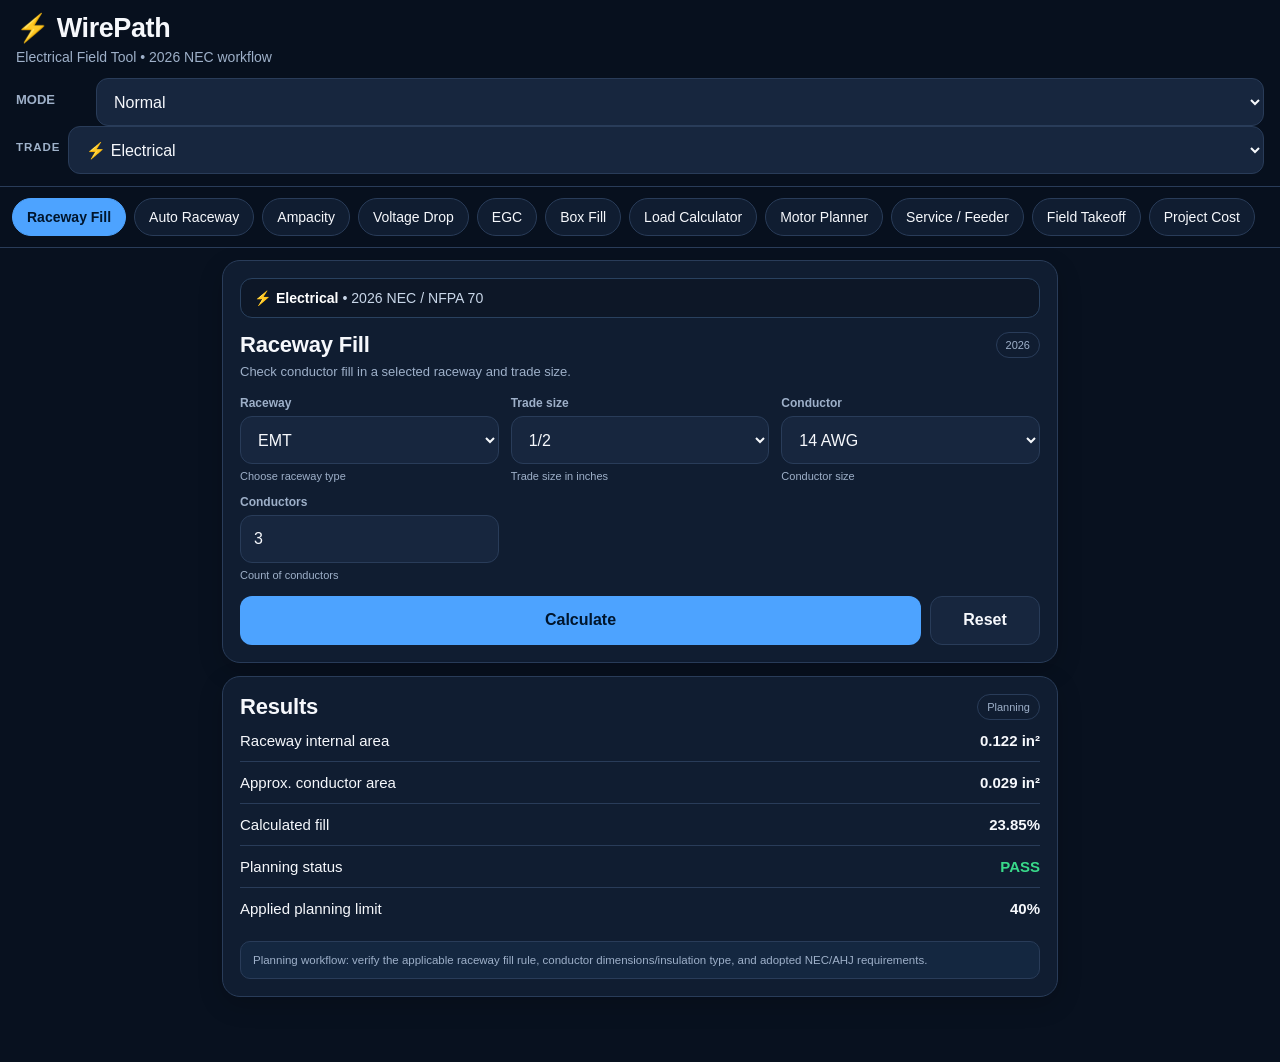
<file: index.html>
<!doctype html>
<html lang="en">
<head>
<meta charset="utf-8">
<meta name="viewport" content="width=device-width,initial-scale=1,viewport-fit=cover">
<meta name="theme-color" content="#0b1220">
<meta name="description" content="WirePath multi-trade field calculation and code-reference planner.">
<meta name="apple-mobile-web-app-capable" content="yes">
<meta name="apple-mobile-web-app-status-bar-style" content="black-translucent">
<meta name="apple-mobile-web-app-title" content="WirePath">
<link rel="manifest" href="manifest.webmanifest">
<title>WirePath • Electrical Field Tool</title>
<style>
:root{--bg:#08111f;--card:#101d31;--card2:#17263e;--text:#f6f8fc;--muted:#9eb0c9;--accent:#4da3ff;--good:#39d98a;--bad:#ff6b6b;--warn:#ffd166;--line:#293c59;--shadow:0 8px 24px rgba(0,0,0,.18)}
*{box-sizing:border-box}
html{scroll-behavior:smooth}
body{margin:0;background:var(--bg);color:var(--text);font-family:-apple-system,BlinkMacSystemFont,"Segoe UI",sans-serif;padding-bottom:40px}
header{position:sticky;top:0;z-index:10;background:rgba(8,17,31,.96);backdrop-filter:blur(16px);padding:calc(12px + env(safe-area-inset-top)) 16px 12px;border-bottom:1px solid var(--line)}
h1{font-size:27px;margin:0 0 5px;letter-spacing:-.4px}.sub{color:var(--muted);font-size:14px}
.mode{display:grid;grid-template-columns:70px 1fr;gap:10px;align-items:center;margin-top:13px}.mode label{font-size:13px;color:var(--muted);font-weight:700}
nav{display:flex;gap:8px;overflow-x:auto;padding:11px 12px;position:sticky;top:112px;z-index:9;background:rgba(8,17,31,.96);border-bottom:1px solid var(--line);-webkit-overflow-scrolling:touch}
nav::-webkit-scrollbar{display:none}
nav button{white-space:nowrap;border:1px solid var(--line);background:var(--card);color:var(--text);padding:10px 14px;border-radius:22px;font-size:14px}
nav button.active{background:var(--accent);color:#00152c;border-color:var(--accent);font-weight:800}
main{padding:12px}
.card{background:var(--card);border:1px solid var(--line);border-radius:18px;padding:17px;margin-bottom:13px;box-shadow:var(--shadow)}
.titleRow{display:flex;justify-content:space-between;gap:10px;align-items:flex-start}
h2{font-size:22px;margin:0 0 5px;letter-spacing:-.2px}.desc{color:var(--muted);font-size:13px;line-height:1.4;margin:0 0 15px}
.badge{font-size:11px;color:var(--muted);border:1px solid var(--line);border-radius:999px;padding:6px 9px;white-space:nowrap}
.grid{display:grid;grid-template-columns:1fr 1fr;gap:12px}
.field{min-width:0}.field.full{grid-column:1/-1}
label{font-size:12px;color:var(--muted);display:block;margin:0 0 6px;font-weight:650}
.control{position:relative}
input,select{width:100%;min-height:48px;padding:12px 13px;border-radius:12px;border:1px solid var(--line);background:var(--card2);color:var(--text);font-size:16px;outline:none}
input:focus,select:focus{border-color:var(--accent);box-shadow:0 0 0 2px rgba(77,163,255,.14)}
input[type=number]{appearance:textfield}
.help{font-size:11px;color:var(--muted);margin-top:5px;line-height:1.3}
.actions{display:grid;grid-template-columns:1fr 110px;gap:9px;margin-top:13px}
button.primary,button.secondary{min-height:49px;border-radius:12px;font-size:16px;font-weight:800}
button.primary{border:0;background:var(--accent);color:#00152c}
button.secondary{border:1px solid var(--line);background:var(--card2);color:var(--text)}
.resultHeader{display:flex;justify-content:space-between;align-items:center;gap:10px}
.resultHeader h2{margin:0}
.result{display:flex;justify-content:space-between;gap:16px;padding:12px 0;border-bottom:1px solid var(--line);font-size:15px}
.result:last-child{border-bottom:0}.result .value{font-weight:850;text-align:right}
.pass{color:var(--good)}.fail{color:var(--bad)}.warn{color:var(--warn)}
.note{font-size:11.5px;color:var(--muted);line-height:1.5;margin:13px 0 0}
.learn{display:none}.learn.show{display:block}
.step{padding:12px 0;border-bottom:1px solid var(--line)}.step:last-child{border-bottom:0}
.step b{display:block;color:var(--text);margin-bottom:5px}.step p{margin:0;color:var(--muted);line-height:1.45;font-size:13px}
.ref{margin-top:12px;padding:10px 12px;background:rgba(77,163,255,.07);border:1px solid var(--line);border-radius:10px;font-size:11.5px;color:var(--muted);line-height:1.4}
.toast{position:fixed;left:14px;right:14px;bottom:18px;z-index:30;background:#17263e;border:1px solid var(--line);padding:12px 14px;border-radius:12px;box-shadow:var(--shadow);display:none;font-size:13px}
.toast.show{display:block}
@media(min-width:700px){main{max-width:860px;margin:auto}.grid{grid-template-columns:repeat(3,1fr)}}
@media(max-width:430px){.grid{grid-template-columns:1fr}.field.full{grid-column:auto}.actions{grid-template-columns:1fr 96px}}
 .necRefsBox{margin-top:16px;padding:14px;border:1px solid #29415f;border-radius:14px;background:#0e1828}.necRefsBox h3{margin:0 0 10px}.necRef{display:flex;gap:8px;justify-content:space-between;padding:9px 0;border-bottom:1px solid #22354e}.necRef:last-child{border-bottom:0}.necRef b{color:#fff;min-width:175px}.necRef span{color:#b9c9dd;text-align:right}.necRefsBox .note{margin-top:12px}
 
.tradePicker{margin-left:auto;display:flex;align-items:center;gap:8px}
.tradePicker label{font-size:.72rem;color:#9fb2ca;letter-spacing:.08em}
.tradePicker select{min-width:150px}
.tradeBanner{margin:0 0 14px;padding:11px 13px;border:1px solid #29415f;border-radius:12px;background:#0d1727;color:#c8d6e8;font-size:.88rem}
.tradeBanner b{color:#fff}
@media(max-width:760px){
  header{display:grid;grid-template-columns:1fr auto;gap:4px 10px}
  header .sub{grid-column:1/-1}
  .mode{grid-column:2;grid-row:1}
  .tradePicker{grid-column:1/-1;grid-row:3;justify-content:space-between;margin:8px 0 0}
  .tradePicker select{flex:1}
}

.nec-reference-card{margin-top:18px;padding:16px;border:1px solid #29415f;border-radius:14px;background:#0d1727}.nec-reference-card h3{margin:0 0 12px}.nec-ref{display:block;padding:11px 0;border-bottom:1px solid #243850}.nec-ref:last-child{border-bottom:0}.nec-ref strong{display:block;color:#fff;font-size:1.05rem;margin-bottom:4px}.nec-ref span{display:block;color:#b8c8dc;line-height:1.45}
</style>
</head>
<body>
<header>
  <div>
    <h1>⚡ WirePath</h1>
    <div class="sub" id="tradeSubtitle">Multi-Trade Field Tool • code-based workflow</div>
  </div>
  <div class="mode">
    <label for="mode">MODE</label>
    <select id="mode"><option>Normal</option><option>Learn</option></select>
  </div>
  <div class="tradePicker">
    <label for="tradeSelect">TRADE</label>
    <select id="tradeSelect" aria-label="Select trade">
      <option value="electrical">⚡ Electrical</option>
      <option value="hvac">❄️ HVAC</option>
      <option value="plumbing">🚰 Plumbing</option>
      <option value="data">🌐 Telecom / Data</option>
    </select>
  </div>
</header>
<nav id="nav"></nav>
<main id="app"></main>
<div id="toast" class="toast"></div>

<script>
const AWG=["14 AWG","12 AWG","10 AWG","8 AWG","6 AWG","4 AWG","3 AWG","2 AWG","1 AWG","1/0 AWG","2/0 AWG","3/0 AWG","4/0 AWG"];
const SIZES=["1/2","3/4","1","1-1/4","1-1/2","2","2-1/2","3","3-1/2","4"];

const motorHP=["1/6","1/4","1/3","1/2","3/4","1","1-1/2","2","3","5","7-1/2","10","15","20","25","30","40","50","60","75","100","125","150","200"];
const motorFLC1={
 "1/6": {"115":4.4,"200":2.5,"208":2.4,"230":2.2},
 "1/4": {"115":5.8,"200":3.3,"208":3.2,"230":2.9},
 "1/3": {"115":7.2,"200":4.1,"208":4.0,"230":3.6},
 "1/2": {"115":9.8,"200":5.6,"208":5.4,"230":4.9},
 "3/4":{"115":13.8,"200":7.9,"208":7.6,"230":6.9},
 "1":{"115":16,"200":9.2,"208":8.8,"230":8.0},
 "1-1/2":{"115":20,"200":11.5,"208":11.0,"230":10},
 "2":{"115":24,"200":13.8,"208":13.2,"230":12},
 "3":{"115":34,"200":19.6,"208":18.7,"230":17},
 "5":{"115":56,"200":32.2,"208":30.8,"230":28},
 "7-1/2":{"115":80,"200":46,"208":44,"230":40},
 "10":{"115":100,"200":57.5,"208":55,"230":50}
};
const motorFLC3={
 "1/2":{"200":2.5,"208":2.4,"230":2.2,"460":1.1,"575":0.9},
 "3/4":{"200":3.7,"208":3.5,"230":3.2,"460":1.6,"575":1.3},
 "1":{"200":4.8,"208":4.6,"230":4.2,"460":2.1,"575":1.7},
 "1-1/2":{"200":6.9,"208":6.6,"230":6.0,"460":3.0,"575":2.4},
 "2":{"200":7.8,"208":7.5,"230":6.8,"460":3.4,"575":2.7},
 "3":{"200":11.0,"208":10.6,"230":9.6,"460":4.8,"575":3.9},
 "5":{"200":17.5,"208":16.7,"230":15.2,"460":7.6,"575":6.1},
 "7-1/2":{"200":25.3,"208":24.2,"230":22,"460":11,"575":9},
 "10":{"200":32.2,"208":30.8,"230":28,"460":14,"575":11},
 "15":{"200":48.3,"208":46.2,"230":42,"460":21,"575":17},
 "20":{"200":62.1,"208":59.4,"230":54,"460":27,"575":22},
 "25":{"200":78.2,"208":74.8,"230":68,"460":34,"575":27},
 "30":{"200":92,"208":88,"230":80,"460":40,"575":32},
 "40":{"200":120,"208":114,"230":104,"460":52,"575":41},
 "50":{"200":150,"208":143,"230":130,"460":65,"575":52},
 "60":{"200":177,"208":169,"230":154,"460":77,"575":62},
 "75":{"200":221,"208":211,"230":192,"460":96,"575":77},
 "100":{"200":285,"208":273,"230":248,"460":124,"575":99},
 "125":{"200":359,"208":343,"230":312,"460":156,"575":125},
 "150":{"200":414,"208":396,"230":360,"460":180,"575":144},
 "200":{"200":552,"208":528,"230":480,"460":240,"575":192}
};
const standardBreakers=[15,20,25,30,35,40,45,50,60,70,80,90,100,110,125,150,175,200,225,250,300,350,400,450,500,600,700,800];

const electricalData={
 raceway:{title:"Raceway Fill",desc:"Check conductor fill in a selected raceway and trade size.",ref:"Planning workflow: verify the applicable raceway fill rule, conductor dimensions/insulation type, and adopted NEC/AHJ requirements.",calc:"raceway",
  fields:[
   ["type","Raceway","select",["EMT","RMC/IMC","PVC Sch 40","PVC Sch 80"],"Choose raceway type"],
   ["size","Trade size","select",SIZES,"Trade size in inches"],
   ["awg","Conductor","select",AWG,"Conductor size"],
   ["count","Conductors","number",3,"Count of conductors",1]
  ]},
 auto:{title:"Auto Raceway",desc:"Find the smallest listed raceway that meets the selected target fill.",ref:"Planning workflow: final raceway selection must use the actual raceway internal area and conductor dimensions required by the adopted NEC and manufacturer data.",calc:"auto",
  fields:[
   ["type","Raceway","select",["EMT","RMC/IMC","PVC Sch 40","PVC Sch 80"],"Choose raceway type"],
   ["awg","Conductor","select",AWG,"Conductor size"],
   ["count","Conductors","number",3,"Count of conductors",1],
   ["target","Target fill %","number",40,"Typical planning target; verify applicable rule",1]
  ]},
 amp:{title:"Ampacity",desc:"Estimate adjusted conductor ampacity from conductor, material, CCC, and ambient temperature.",ref:"Planning workflow: verify the applicable ampacity table, temperature limitations, adjustment/correction rules, conductor insulation rating, terminations, and OCPD rules before final sizing.",calc:"amp",
  fields:[
   ["awg","Conductor","select",AWG,"Conductor size"],
   ["mat","Material","select",["Copper","Aluminum"],"Conductor material"],
   ["ccc","Current-carrying conductors","number",3,"CCC in the raceway/cable",1],
   ["amb","Ambient °C","number",30,"Ambient temperature",0],
   ["ocpd","OCPD A","number",20,"Breaker/fuse rating",1]
  ]},
 vd:{title:"Voltage Drop",desc:"Calculate voltage drop using automatic conductor resistance values.",ref:"Planning values use stored resistance data at 75°C. Final AC voltage-drop design can require impedance/reactance, conductor temperature, installation method, and equipment data.",calc:"vd",
  fields:[
   ["phase","Phase","select",["Single","Three"],"Circuit phase"],
   ["mat","Material","select",["Copper","Aluminum"],"Conductor material"],
   ["awg","Conductor","select",AWG,"Conductor size"],
   ["v","Voltage","number",120,"System voltage",0],
   ["i","Load current A","number",20,"Load current",0],
   ["len","One-way length ft","number",100,"One-way circuit length",1]
  ]},
 egc:{title:"EGC",desc:"Select a planning equipment grounding conductor size from the circuit OCPD.",ref:"Planning reference: NEC 250.122. Verify adjustment rules and the complete grounding/bonding requirements for the installation.",calc:"egc",
  fields:[["ocpd","OCPD A","number",100,"Circuit overcurrent device",1]]},
 box:{title:"Box Fill",desc:"Estimate box-fill volume from conductor and device counts.",ref:"Planning reference: NEC 314.16. Actual box-fill calculations depend on conductor size, grounding conductors, internal clamps, fittings, devices/yokes, and conductor conditions.",calc:"box",
  fields:[
   ["awg","Conductor","select",["14 AWG","12 AWG","10 AWG","8 AWG","6 AWG","4 AWG"],"Largest conductor size in the box"],
   ["ins","Insulated conductors","number",4,"Insulated conductors",0],
   ["grd","Ground conductors","number",1,"Grounding conductors",0],
   ["clamp","Internal clamps","number",0,"Internal cable/raceway clamps",0],
   ["yoke","Device yokes","number",1,"Device yokes",0]
  ]},
 load:{title:"Load Calculator",desc:"Build a planning load from general, receptacle, continuous, motor, and other loads.",ref:"Planning workflow: verify the applicable 2026 NEC load-calculation provisions, demand factors, continuous-load treatment, dwelling/non-dwelling rules, and service/feeder requirements for the actual project.",calc:"load",
  fields:[
   ["v","Voltage","number",240,"System voltage",0],
   ["phase","Phase","select",["Single","Three"],"System phase"],
   ["general","General / lighting VA","number",3000,"Connected load",0],
   ["rec","Receptacle VA","number",1800,"Connected load",0],
   ["cont","Continuous VA","number",1000,"Continuous portion",0],
   ["motor","Motor VA","number",2400,"Planning motor load",0],
   ["other","Other VA","number",500,"Other connected load",0],
   ["demand","Demand factor","number",1,"Enter 1.00 for no demand reduction",0.01]
  ]},
 motor:{title:"Motor Planner",desc:"Select motor horsepower, phase, and voltage to calculate table FLC, minimum conductor ampacity, and inverse-time breaker size.",ref:"Motor branch-circuit planning uses NEC Article 430. Table 430.248 provides single-phase FLC and Table 430.250 provides three-phase FLC for the covered motor types. NEC 430.22 uses 125% of FLC for a continuous-duty single-motor branch-circuit conductor. Table 430.52 uses 250% of FLC for an inverse-time breaker for the common motor categories shown here. Verify motor type, nameplate, overloads, VFDs, exceptions, and the adopted 2026 NEC before final installation.",calc:"motor",
  fields:[
   ["phase","Phase","select",["Three","Single"],"Select single-phase or three-phase motor"],
   ["voltage","Motor voltage","select",["230","460","575","208","200","115"],"Use the rated motor voltage represented by the applicable NEC table column"],
   ["hp","Horsepower","select",motorHP,"Motor horsepower"],
   ["other","Other motors total FLC A","number",0,"Optional: total FLC of other motors for feeder planning",0]
  ]},
 service:{title:"Service / Feeder",desc:"Convert a planning VA load into current and show continuous-load and largest-motor planning values.",ref:"Planning workflow: service/feeder sizing requires the complete applicable load calculation, demand factors, continuous loads, motor rules, conductor/OCPD rules, and adopted NEC/AHJ requirements.",calc:"service",
  fields:[
   ["load","Base calculated load VA","number",24000,"Before added continuous-load treatment",0],
   ["v","Voltage","number",240,"System voltage",0],
   ["phase","Phase","select",["Single","Three"],"System phase"],
   ["cont","Continuous VA","number",4000,"Continuous load portion",0],
   ["motor","Largest motor FLC A","number",30,"Largest motor FLC",0]
  ]},
 takeoff:{title:"Field Takeoff",desc:"Estimate conductor and raceway footage plus common material counts.",ref:"Takeoff quantities are estimates. Confirm routing, actual run lengths, slack, terminations, waste, fittings, support spacing, and project drawings before ordering material.",calc:"takeoff",
  fields:[
   ["race","Raceway footage","number",100,"Base raceway footage",1],
   ["runs","Conductor runs","number",4,"Number of conductor runs",1],
   ["length","Average run length ft","number",100,"Average one-way conductor run",1],
   ["waste","Waste %","number",10,"Waste allowance",1],
   ["couplings","Couplings","number",8,"Fittings",1],
   ["supports","Supports","number",25,"Supports/hangers",1],
   ["boxes","Boxes","number",6,"Boxes",1]
  ]},
 cost:{title:"Project Cost",desc:"Estimate material supply cost from a takeoff using editable 2026 planning prices.",ref:"Supply-price estimate only. Prices vary by distributor, brand, quantity, region, copper market, account discounts, and project specifications. Use current supplier quotes for a bid.",calc:"cost",
  fields:[
   ["wire12","12 AWG Cu THHN footage","number",1000,"Linear feet of 12 AWG copper THHN",1],
   ["emt12","1/2 EMT sticks (10 ft)","number",10,"Number of 10-ft sticks",1],
   ["emt34","3/4 EMT sticks (10 ft)","number",0,"Number of 10-ft sticks",1],
   ["rec","20A duplex receptacles","number",10,"Standard commercial-grade receptacles",1],
   ["gfci","20A GFCI receptacles","number",2,"GFCI receptacles",1],
   ["switch","Single-pole switches","number",6,"Standard switches",1],
   ["breaker20","20A single-pole breakers","number",4,"Standard breakers",1],
   ["box","Electrical boxes","number",10,"Planning box count",1],
   ["coupling12","1/2 EMT couplings","number",10,"Planning fitting count",1],
   ["strap12","1/2 EMT straps","number",20,"Planning strap count",1],
   ["markup","Material markup %","number",0,"Optional markup applied to material cost",1],
   ["waste","Material waste %","number",10,"Waste allowance applied to quantity-based items",1]
  ]}
};


const tradeMeta={
 electrical:{label:"⚡ Electrical",subtitle:"Electrical Field Tool • 2026 NEC workflow",code:"2026 NEC / NFPA 70"},
 hvac:{label:"❄️ HVAC",subtitle:"HVAC Field Tool • mechanical planning workflow",code:"2024 IMC / adopted local code"},
 plumbing:{label:"🚰 Plumbing",subtitle:"Plumbing Field Tool • plumbing planning workflow",code:"2024 IPC or locally adopted plumbing code"},
 data:{label:"🌐 Telecom / Data",subtitle:"Telecom & Data Field Tool • structured cabling workflow",code:"TIA cabling standards + applicable NEC"}
};

const hvacData={
 duct:{title:"Duct CFM",desc:"Calculate approximate airflow from room area and target air changes per hour.",ref:"Planning calculator. Final HVAC design should use the applicable mechanical code, equipment data, Manual J/S/D or project engineering criteria as required.",calc:"hvacDuct",
  fields:[
   ["area","Room area ft²","number",300,"Room floor area",1],
   ["height","Ceiling height ft","number",8,"Average ceiling height",0.1],
   ["ach","Air changes / hour","number",6,"Target ACH",0.1]
 ]},
 btu:{title:"Cooling Load",desc:"Estimate a preliminary cooling load from floor area, occupancy, envelope, and equipment allowances.",ref:"Planning estimate only. Final HVAC sizing should follow the adopted energy/mechanical requirements and applicable load-calculation method.",calc:"hvacBtu",
  fields:[
   ["area","Conditioned area ft²","number",1500,"Floor area",1],
   ["people","Occupants","number",4,"Design occupants",1],
   ["sun","Solar / envelope factor BTU/ft²","number",8,"Planning factor",1],
   ["equip","Equipment / lighting BTU/h","number",3000,"Internal gains allowance",1]
 ]},
 refrig:{title:"Refrigerant Line Planner",desc:"Plan line-set size and length from equipment information.",ref:"Planning workflow. Final refrigerant piping must follow the equipment manufacturer, refrigerant type, equivalent length, elevation, oil return, and adopted mechanical code.",calc:"hvacRefrig",
  fields:[
   ["suction","Suction line nominal size","select",["3/8 in","1/2 in","5/8 in","3/4 in","7/8 in","1-1/8 in"],"Select from manufacturer-approved sizes"],
   ["liquid","Liquid line nominal size","select",["1/4 in","3/8 in","1/2 in","5/8 in"],"Select from manufacturer-approved sizes"],
   ["length","Line-set length ft","number",50,"One-way line-set length",1],
   ["rise","Vertical rise ft","number",10,"Elevation difference",1]
 ]},
 hvacElec:{title:"HVAC Electrical Load",desc:"Convert HVAC equipment watts/VA into approximate current for planning.",ref:"Planning calculator. Verify nameplate MCA/MOCP, NEC requirements, disconnects, conductor sizing, and manufacturer instructions before installation.",calc:"hvacElec",
  fields:[
   ["va","Equipment VA","number",4800,"Equipment input VA",0],
   ["v","Voltage","number",240,"Supply voltage",0],
   ["phase","Phase","select",["Single","Three"],"Supply phase"],
   ["count","Equipment count","number",1,"Number of identical units",1]
 ]}
};

const plumbingData={
 water:{title:"Water Pipe Flow",desc:"Estimate flow velocity from pipe diameter and flow rate.",ref:"Planning calculator. Final water-pipe sizing must use the adopted plumbing code, available pressure, developed length, fixture demand, material, and local amendments.",calc:"plumbWater",
  fields:[
   ["size","Pipe ID in","number",1,"Approximate inside diameter",0.01],
   ["gpm","Flow GPM","number",10,"Flow rate",0.1]
 ]},
 drainage:{title:"Drainage Fixture Units",desc:"Add fixture-unit values to create a preliminary drainage load.",ref:"Planning calculator. Verify fixture-unit values and sizing against the adopted plumbing code and project fixture schedule.",calc:"plumbDrain",
  fields:[
   ["watercloset","Water closets DFU","number",6,"Total fixture units",0],
   ["lav","Lavatories DFU","number",2,"Total fixture units",0],
   ["sink","Sinks DFU","number",3,"Total fixture units",0],
   ["shower","Showers DFU","number",3,"Total fixture units",0],
   ["other","Other DFU","number",0,"Additional fixture units",0]
 ]},
 heater:{title:"Water Heater Load",desc:"Estimate water-heater energy demand from gallons and temperature rise.",ref:"Planning calculator. Final water-heater sizing depends on equipment type, recovery rate, local code, energy source, and manufacturer data.",calc:"plumbHeater",
  fields:[
   ["gallons","Water gallons","number",40,"Tank volume / draw",0.1],
   ["rise","Temperature rise °F","number",70,"Temperature rise",0.1],
   ["eff","Efficiency","number",0.9,"Planning efficiency",0.01]
 ]},
 pressure:{title:"Pressure Loss",desc:"Estimate friction pressure loss from flow, pipe size, and developed length.",ref:"Planning calculator. Final hydraulic design requires the actual pipe material, fitting equivalent lengths, elevation, pressure, and adopted plumbing code.",calc:"plumbPressure",
  fields:[
   ["gpm","Flow GPM","number",10,"Flow rate",0.1],
   ["diam","Pipe ID in","number",1,"Approximate inside diameter",0.01],
   ["length","Developed length ft","number",100,"Developed length",1]
 ]}
};

const dataData={
 poe:{title:"PoE Budget",desc:"Calculate total PoE demand and compare it with the switch budget.",ref:"Planning calculator. Verify the actual IEEE PoE class/type, switch budget, cable category, temperature, bundle size, and manufacturer specifications.",calc:"dataPoe",
  fields:[
   ["devices","PoE devices","number",12,"Number of powered devices",1],
   ["watts","Average watts/device","number",15,"Average device demand",0.1],
   ["budget","Switch PoE budget W","number",370,"Available PoE budget",1]
 ]},
 cable:{title:"Cable Length",desc:"Estimate total horizontal cable footage with slack and waste.",ref:"Planning calculator. Verify pathway, permanent-link/channel limits, work-area slack, patching, and applicable TIA standards for the installation.",calc:"dataCable",
  fields:[
   ["drops","Data drops","number",24,"Number of drops",1],
   ["avg","Average run ft","number",120,"Average horizontal run",1],
   ["slack","Slack / service loop ft","number",10,"Per-drop added slack",1],
   ["waste","Waste %","number",10,"Waste allowance",1]
 ]},
 fiber:{title:"Fiber Loss Budget",desc:"Estimate optical loss from fiber length, connectors, and splices.",ref:"Planning calculator. Final optical-loss budget must use the actual fiber type, wavelength, transceivers, connector/splice specifications, and test requirements.",calc:"dataFiber",
  fields:[
   ["length","Fiber length km","number",1,"One-way fiber length",0.01],
   ["atten","Attenuation dB/km","number",0.4,"Use the cable manufacturer's value",0.01],
   ["connectors","Connector pairs","number",4,"Connector-pair count",1],
   ["connLoss","Loss / connector pair dB","number",0.75,"Planning connector loss",0.01],
   ["splices","Splices","number",4,"Splice count",1],
   ["spliceLoss","Loss / splice dB","number",0.1,"Planning splice loss",0.01]
 ]},
 pathway:{title:"Data Pathway Fill",desc:"Estimate cable bundle area against an available pathway area.",ref:"Planning calculator. Verify pathway capacity, bend radius, support, separation, firestopping, and applicable NEC/TIA requirements.",calc:"dataPathway",
  fields:[
   ["cables","Cable count","number",24,"Number of cables",1],
   ["diam","Cable OD in","number",0.22,"Cable outside diameter",0.001],
   ["path","Pathway area in²","number",1.5,"Available pathway area",0.01],
   ["target","Target fill %","number",40,"Planning target",1]
 ]}
};

const tradeDatasets={electrical:electricalData,hvac:hvacData,plumbing:plumbingData,data:dataData};

const area={"1/2":.122,"3/4":.213,"1":.346,"1-1/4":.598,"1-1/2":.814,"2":1.342,"2-1/2":1.874,"3":2.907,"3-1/2":3.788,"4":5.126};
const cond={"14 AWG":.0097,"12 AWG":.0133,"10 AWG":.0181,"8 AWG":.0282,"6 AWG":.0428,"4 AWG":.0588,"3 AWG":.071,"2 AWG":.0837,"1 AWG":.0983,"1/0 AWG":.1158,"2/0 AWG":.1333,"3/0 AWG":.1519,"4/0 AWG":.1715};
const cu={"14 AWG":20,"12 AWG":25,"10 AWG":35,"8 AWG":50,"6 AWG":65,"4 AWG":85,"3 AWG":100,"2 AWG":115,"1 AWG":130,"1/0 AWG":150,"2/0 AWG":175,"3/0 AWG":200,"4/0 AWG":230};
const al={"14 AWG":15,"12 AWG":20,"10 AWG":30,"8 AWG":40,"6 AWG":50,"4 AWG":65,"3 AWG":75,"2 AWG":90,"1 AWG":100,"1/0 AWG":120,"2/0 AWG":135,"3/0 AWG":155,"4/0 AWG":180};
const vdR={
 "Copper":{"14 AWG":3.07,"12 AWG":1.93,"10 AWG":1.21,"8 AWG":0.764,"6 AWG":0.491,"4 AWG":0.308,"3 AWG":0.245,"2 AWG":0.194,"1 AWG":0.154,"1/0 AWG":0.122,"2/0 AWG":0.0967,"3/0 AWG":0.0766,"4/0 AWG":0.0608},
 "Aluminum":{"14 AWG":4.93,"12 AWG":3.10,"10 AWG":1.95,"8 AWG":1.23,"6 AWG":0.808,"4 AWG":0.508,"3 AWG":0.403,"2 AWG":0.319,"1 AWG":0.253,"1/0 AWG":0.203,"2/0 AWG":0.160,"3/0 AWG":0.128,"4/0 AWG":0.102}
};
const egc=[[15,"14 AWG"],[20,"12 AWG"],[30,"10 AWG"],[60,"10 AWG"],[100,"8 AWG"],[200,"6 AWG"],[300,"4 AWG"],[400,"3 AWG"],[500,"2 AWG"],[600,"1 AWG"],[800,"1/0 AWG"],[1000,"2/0 AWG"],[1200,"3/0 AWG"],[1600,"4/0 AWG"]];



// Editable 2026 planning supply prices. These are deliberately separate from live retail pricing.
const PRICE={
 wire12:.29,      // $/ft, planning average for 12 AWG Cu THHN
 emt12:8.00,      // $/10-ft stick
 emt34:11.50,     // $/10-ft stick
 rec:4.50,
 gfci:24.00,
 switch:3.50,
 breaker20:13.00,
 box:2.75,
 coupling12:1.15,
 strap12:.35
};

let data=electricalData;
let current="raceway";
let currentTrade="electrical";
const state={};

function fmt(x,d=2){
 if(typeof x==="string") return x;
 if(!Number.isFinite(x)) return "—";
 if(Math.abs(x)>=1000) return x.toLocaleString(undefined,{maximumFractionDigits:0});
 return x.toFixed(d);
}
function esc(v){return String(v).replace(/[&<>"']/g,m=>({"&":"&amp;","<":"&lt;",">":"&gt;",'"':"&quot;","'":"&#39;"}[m]));}
function key(){return "wirepath-"+current;}
function defaults(){
 const d=data[current];
 const o={};
 d.fields.forEach(f=>o[f[0]]=f[2]==="number"?f[3]:f[3][0]);
 return o;
}
function saveState(){
 const o={};
 data[current].fields.forEach(f=>{
   const e=document.getElementById(f[0]);
   if(e)o[f[0]]=f[2]==="number"?Number(e.value):e.value;
 });
 try{localStorage.setItem(key(),JSON.stringify(o));}catch(e){}
}
function loadState(){
 try{
   const x=JSON.parse(localStorage.getItem(key())||"null");
   return x&&typeof x==="object"?x:defaults();
 }catch(e){return defaults();}
}
function get(){
 const o={};
 data[current].fields.forEach(f=>{
   const e=document.getElementById(f[0]);
   o[f[0]]=f[2]==="number"?Number(e.value):e.value;
 });
 return o;
}
function areaFactor(type){
 return type==="EMT"?1:type==="RMC/IMC"?.97:type==="PVC Sch 40"?.92:.88;
}
function results(o){
 const rows=[];
 if(data[current].calc==="raceway"){
   const a=area[o.size]*areaFactor(o.type), c=cond[o.awg]*o.count, p=c/a*100, limit=o.count===1?53:40;
   rows.push(["Raceway internal area",fmt(a,3)+" in²"]);
   rows.push(["Approx. conductor area",fmt(c,3)+" in²"]);
   rows.push(["Calculated fill",fmt(p)+"%"]);
   rows.push(["Planning status",p<=limit?"PASS":"OVERFILL",p<=limit?"pass":"fail"]);
   rows.push(["Applied planning limit",limit+"%"]);
 }
 if(data[current].calc==="auto"){
   const need=cond[o.awg]*o.count, target=Math.max(1,Math.min(100,o.target));
   let found="No listed size";
   for(const k of SIZES){
     const a=area[k]*areaFactor(o.type);
     if(need<=a*(target/100)){found=k;break;}
   }
   rows.push(["Required conductor area",fmt(need,3)+" in²"]);
   rows.push(["Target fill",fmt(target)+"%"]);
   rows.push(["Smallest listed size",found]);
 }
 if(data[current].calc==="amp"){
   const base=(o.mat==="Copper"?cu:al)[o.awg];
   const adj=o.ccc<=3?1:o.ccc<=6?.8:o.ccc<=9?.7:o.ccc<=20?.5:o.ccc<=30?.45:.35;
   const amb=o.amb<=30?1:o.amb<=40?.91:o.amb<=45?.87:o.amb<=50?.82:o.amb<=55?.76:.71;
   const final=base*adj*amb;
   rows.push(["Base ampacity",fmt(base)+" A"]);
   rows.push(["CCC adjustment factor",fmt(adj,2)]);
   rows.push(["Ambient correction factor",fmt(amb,2)]);
   rows.push(["Adjusted ampacity",fmt(final)+" A"]);
   rows.push(["OCPD comparison",o.ocpd<=final?"PASS":"CHECK",o.ocpd<=final?"pass":"fail"]);
 }
 if(data[current].calc==="vd"){
   const r=vdR[o.mat][o.awg];
   const k=o.phase==="Single"?2:Math.sqrt(3);
   const drop=k*o.len*o.i*r/1000, pct=o.v?drop/o.v*100:NaN;
   rows.push(["Conductor",o.mat+" "+o.awg]);
   rows.push(["Stored resistance @ 75°C",fmt(r,4)+" Ω/1000 ft"]);
   rows.push(["Voltage drop",fmt(drop,2)+" V"]);
   rows.push(["Drop percentage",fmt(pct,2)+"%"]);
   rows.push(["Load voltage",fmt(o.v-drop,2)+" V"]);
   rows.push(["3% design check",pct<=3?"PASS":"OVER 3%",pct<=3?"pass":"fail"]);
   rows.push(["5% total-circuit guideline",pct<=5?"PASS":"OVER 5%",pct<=5?"pass":"fail"]);
 }
 if(data[current].calc==="egc"){
   let found="";
   for(const x of egc){if(o.ocpd<=x[0]){found=x[1];break;}}
   rows.push(["Planning EGC",found||"Above listed range"]);
   rows.push(["Reference","NEC 250.122"]);
 }
 if(data[current].calc==="box"){
   const allowance={"14 AWG":2,"12 AWG":2.25,"10 AWG":2.5,"8 AWG":3,"6 AWG":5,"4 AWG":5}[o.awg] || 2.25;
   const grounded=o.grd>0?Math.max(1,Math.ceil(o.grd)):0;
   const groundAllowance=allowance;
   const clampAllowance=o.clamp>0?allowance:0;
   const yokeAllowance=o.yoke*2*allowance;
   const req=(o.ins*allowance)+(grounded*groundAllowance)+clampAllowance+yokeAllowance;
   rows.push(["Allowance per volume unit",fmt(allowance,2)+" in³"]);
   rows.push(["Insulated conductor allowance",fmt(o.ins*allowance,2)+" in³"]);
   rows.push(["Grounding allowance",fmt(grounded*groundAllowance,2)+" in³"]);
   rows.push(["Clamp allowance",fmt(clampAllowance,2)+" in³"]);
   rows.push(["Device yoke allowance",fmt(yokeAllowance,2)+" in³"]);
   rows.push(["Approx. required box volume",fmt(req,2)+" in³"]);
 }
 if(data[current].calc==="load"){
   const non=o.general+o.rec+o.motor+o.other, cont=o.cont*1.25, total=(non+cont)*o.demand;
   const i=o.phase==="Single"?total/o.v:total/(o.v*Math.sqrt(3));
   rows.push(["Noncontinuous connected VA",fmt(non,0)+" VA"]);
   rows.push(["Continuous load ×125%",fmt(cont,0)+" VA"]);
   rows.push(["Planning calculated VA",fmt(total,0)+" VA"]);
   rows.push(["Planning current",fmt(i,2)+" A"]);
   rows.push(["Demand factor",fmt(o.demand,2)]);
 }
 if(data[current].calc==="motor"){
   const table=o.phase==="Single"?motorFLC1:motorFLC3;
   const flc=table[o.hp] ? table[o.hp][o.voltage] : undefined;
   if(!Number.isFinite(flc)){
     rows.push(["Motor FLC","No value in the selected NEC table for this HP/voltage combination","warn"]);
     rows.push(["Check","Single-phase uses Table 430.248; three-phase uses Table 430.250","warn"]);
   }else{
     const conductor=flc*1.25;
     const breakerCalc=flc*2.50;
     const breaker=standardBreakers.find(x=>x>=breakerCalc) || null;
     const feederMotor=conductor+Math.max(0,o.other);
     rows.push(["NEC table FLC",fmt(flc,2)+" A"]);
     rows.push(["Minimum conductor ampacity (125%)",fmt(conductor,2)+" A","pass"]);
     rows.push(["Inverse-time breaker calculation (250%)",fmt(breakerCalc,2)+" A"]);
     rows.push(["Standard inverse-time breaker",breaker?breaker+" A":"Above listed standard sizes","pass"]);
     rows.push(["Other motors total FLC",fmt(Math.max(0,o.other),2)+" A"]);
     rows.push(["Planning feeder motor ampacity",fmt(feederMotor,2)+" A"]);
     rows.push(["Important","Breaker result is branch-circuit short-circuit/ground-fault protection, not motor overload protection. Use the motor nameplate for overload settings as applicable.","warn"]);
   }
 }
 if(data[current].calc==="service"){
   const cont=o.cont*1.25,total=o.load+cont,i=o.phase==="Single"?total/o.v:total/(o.v*Math.sqrt(3));
   rows.push(["Continuous load ×125%",fmt(cont,0)+" VA"]);
   rows.push(["Planning VA after continuous treatment",fmt(total,0)+" VA"]);
   rows.push(["Planning load current",fmt(i,2)+" A"]);
   rows.push(["Largest motor ×125%",fmt(o.motor*1.25,2)+" A"]);
 }
 if(data[current].calc==="takeoff"){
   const mult=1+Math.max(0,o.waste)/100;
   rows.push(["Conductor footage",fmt(o.runs*o.length*mult,0)+" ft"]);
   rows.push(["Raceway footage",fmt(o.race*mult,0)+" ft"]);
   rows.push(["Waste allowance",fmt(o.waste,1)+"%"]);
   rows.push(["Couplings",fmt(o.couplings,0)]);
   rows.push(["Supports",fmt(o.supports,0)]);
   rows.push(["Boxes",fmt(o.boxes,0)]);
 }
 if(data[current].calc==="cost"){
   const mult=1+Math.max(0,o.waste)/100;
   const items=[
    ["12 AWG Cu THHN",o.wire12*mult,PRICE.wire12,"ft"],
    ["1/2 EMT",o.emt12*mult,PRICE.emt12,"10-ft stick"],
    ["3/4 EMT",o.emt34*mult,PRICE.emt34,"10-ft stick"],
    ["20A duplex receptacle",o.rec*mult,PRICE.rec,"ea"],
    ["20A GFCI receptacle",o.gfci*mult,PRICE.gfci,"ea"],
    ["Single-pole switch",o.switch*mult,PRICE.switch,"ea"],
    ["20A single-pole breaker",o.breaker20*mult,PRICE.breaker20,"ea"],
    ["Electrical box",o.box*mult,PRICE.box,"ea"],
    ["1/2 EMT coupling",o.coupling12*mult,PRICE.coupling12,"ea"],
    ["1/2 EMT strap",o.strap12*mult,PRICE.strap12,"ea"]
   ];
   let subtotal=0;
   items.forEach(x=>{const ext=x[1]*x[2];subtotal+=ext;rows.push([x[0]+" • "+fmt(x[1],x[3]==="ft"?0:1)+" "+x[3],"$"+fmt(ext,2)]);});
   const markup=subtotal*Math.max(0,o.markup)/100, total=subtotal+markup;
   rows.push(["Material subtotal","$"+fmt(subtotal,2)]);
   rows.push(["Material markup",o.markup>0?fmt(o.markup,1)+"% • $"+fmt(markup,2):"None"]);
   rows.push(["Estimated supply cost","$"+fmt(total,2),"pass"]);
   rows.push(["Price basis","Editable 2026 planning price set"]);
 }

 if(data[current].calc==="hvacDuct"){
   const cfm=o.area*o.height*o.ach/60;
   rows.push(["Approx. room volume",fmt(o.area*o.height,0)+" ft³"]);
   rows.push(["Target airflow",fmt(cfm,0)+" CFM","pass"]);
 }
 if(data[current].calc==="hvacBtu"){
   const envelope=o.area*o.sun, people=o.people*400, total=envelope+people+o.equip;
   rows.push(["Envelope / solar allowance",fmt(envelope,0)+" BTU/h"]);
   rows.push(["Occupant allowance",fmt(people,0)+" BTU/h"]);
   rows.push(["Equipment / lighting allowance",fmt(o.equip,0)+" BTU/h"]);
   rows.push(["Preliminary cooling load",fmt(total,0)+" BTU/h","pass"]);
   rows.push(["Approx. tons",fmt(total/12000,2)]);
 }
 if(data[current].calc==="hvacRefrig"){
   rows.push(["Suction line",o.suction]);
   rows.push(["Liquid line",o.liquid]);
   rows.push(["Line-set length",fmt(o.length,0)+" ft"]);
   rows.push(["Vertical rise",fmt(o.rise,0)+" ft"]);
   rows.push(["Selection status","VERIFY MANUFACTURER DATA","warn"]);
 }
 if(data[current].calc==="hvacElec"){
   const va=o.va*Math.max(0,o.count), i=o.phase==="Single"?va/o.v:va/(o.v*Math.sqrt(3));
   rows.push(["Total equipment VA",fmt(va,0)+" VA"]);
   rows.push(["Approx. current",fmt(i,2)+" A","pass"]);
   rows.push(["Final sizing","Use equipment MCA/MOCP and applicable code","warn"]);
 }
 if(data[current].calc==="plumbWater"){
   const areaIn=Math.PI*Math.pow(o.size/2,2), areaFt=areaIn/144, velocity=(o.gpm/448.831)/areaFt;
   rows.push(["Pipe cross-sectional area",fmt(areaIn,3)+" in²"]);
   rows.push(["Approx. velocity",fmt(velocity,2)+" ft/s","pass"]);
   rows.push(["Flow",fmt(o.gpm,1)+" GPM"]);
 }
 if(data[current].calc==="plumbDrain"){
   const dfu=o.watercloset+o.lav+o.sink+o.shower+o.other;
   rows.push(["Total drainage fixture units",fmt(dfu,0)+" DFU","pass"]);
   rows.push(["Code sizing","Verify adopted plumbing code table","warn"]);
 }
 if(data[current].calc==="plumbHeater"){
   const btu=o.gallons*8.34*o.rise/Math.max(.1,o.eff);
   rows.push(["Estimated energy input",fmt(btu,0)+" BTU"]);
   rows.push(["Efficiency factor",fmt(o.eff,2)]);
   rows.push(["Planning note","Verify recovery rate and manufacturer data","warn"]);
 }
 if(data[current].calc==="plumbPressure"){
   const loss=4.52*Math.pow(o.gpm,1.85)/(Math.pow(Math.max(.1,o.diam),4.87))*o.length/100;
   rows.push(["Estimated friction loss",fmt(loss,1)+" psi","pass"]);
   rows.push(["Developed length",fmt(o.length,0)+" ft"]);
   rows.push(["Planning note","Use actual pipe material and fitting equivalent lengths for final design","warn"]);
 }
 if(data[current].calc==="dataPoe"){
   const total=o.devices*o.watts, margin=o.budget-total;
   rows.push(["Estimated PoE demand",fmt(total,1)+" W"]);
   rows.push(["Switch PoE budget",fmt(o.budget,1)+" W"]);
   rows.push(["Remaining budget",fmt(margin,1)+" W",margin>=0?"pass":"fail"]);
   rows.push(["Reference framework","Verify IEEE PoE type/class and switch manufacturer data","warn"]);
 }
 if(data[current].calc==="dataCable"){
   const per=o.avg+o.slack, total=o.drops*per*(1+Math.max(0,o.waste)/100);
   rows.push(["Cable per drop incl. slack",fmt(per,0)+" ft"]);
   rows.push(["Estimated total cable",fmt(total,0)+" ft","pass"]);
   rows.push(["Waste allowance",fmt(o.waste,1)+"%"]);
 }
 if(data[current].calc==="dataFiber"){
   const total=o.length*o.atten+o.connectors*o.connLoss+o.splices*o.spliceLoss;
   rows.push(["Fiber attenuation",fmt(o.length*o.atten,2)+" dB"]);
   rows.push(["Connector loss",fmt(o.connectors*o.connLoss,2)+" dB"]);
   rows.push(["Splice loss",fmt(o.splices*o.spliceLoss,2)+" dB"]);
   rows.push(["Estimated total loss",fmt(total,2)+" dB","pass"]);
   rows.push(["Reference framework","Verify actual link budget and test limits","warn"]);
 }
 if(data[current].calc==="dataPathway"){
   const cableArea=Math.PI*Math.pow(o.diam/2,2)*o.cables, allowable=o.path*o.target/100, pct=o.path?cableArea/o.path*100:NaN;
   rows.push(["Estimated cable area",fmt(cableArea,3)+" in²"]);
   rows.push(["Allowable pathway area",fmt(allowable,3)+" in²"]);
   rows.push(["Calculated occupancy",fmt(pct,1)+"%"]);
   rows.push(["Planning status",cableArea<=allowable?"PASS":"OVER TARGET",cableArea<=allowable?"pass":"fail"]);
 }

 return rows;
}
function steps(){
 const m=data[current].calc;
 const map={

 hvacDuct:[
  ["1 • Calculate room volume","Area × ceiling height."],
  ["2 • Apply target ACH","Volume × air changes per hour ÷ 60 = preliminary CFM."],
  ["3 • Verify","Final airflow must follow the actual HVAC design method, equipment, duct design, and adopted code."]
 ],
 hvacBtu:[
  ["1 • Estimate envelope load","Area × planning solar/envelope factor."],
  ["2 • Add internal gains","Occupants and equipment/lighting allowances are added."],
  ["3 • Verify","Use the required load-calculation method and equipment selection procedure for the project."]
 ],
 hvacRefrig:[
  ["1 • Enter equipment-approved sizes","Use the manufacturer's permitted suction and liquid line sizes."],
  ["2 • Enter length and rise","Record actual line-set length and elevation difference."],
  ["3 • Verify","Manufacturer requirements control line sizing, oil return, equivalent length, charge, and elevation limits."]
 ],
 hvacElec:[
  ["1 • Enter equipment VA","Use nameplate or manufacturer data when available."],
  ["2 • Convert to current","Single phase: VA ÷ V. Three phase: VA ÷ (√3 × V)."],
  ["3 • Verify","Final HVAC electrical sizing uses MCA/MOCP, applicable electrical code, disconnect rules, and manufacturer instructions."]
 ],
 plumbWater:[
  ["1 • Enter pipe ID and flow","Use actual internal diameter and design flow."],
  ["2 • Calculate velocity","Flow area is used to estimate water velocity."],
  ["3 • Verify","Final pipe sizing requires pressure, developed length, fixture demand, material, elevation, and adopted plumbing code."]
 ],
 plumbDrain:[
  ["1 • Enter fixture units","Add the drainage fixture-unit values from the applicable code table."],
  ["2 • Total DFU","WirePath adds the entered fixture-unit values."],
  ["3 • Verify","Use the adopted plumbing code's sizing tables and project fixture schedule."]
 ],
 plumbHeater:[
  ["1 • Estimate energy","Gallons × 8.34 × temperature rise ÷ efficiency."],
  ["2 • Review recovery","Tank volume alone does not determine final equipment size."],
  ["3 • Verify","Check manufacturer recovery rate, fuel type, local code, and project demand."]
 ],
 plumbPressure:[
  ["1 • Enter flow and pipe size","Use actual design flow and internal diameter."],
  ["2 • Estimate friction","WirePath provides a preliminary friction-loss estimate."],
  ["3 • Verify","Include actual pipe material, fittings, elevation and available pressure."]
 ],
 dataPoe:[
  ["1 • Count powered devices","Enter the expected number of PoE endpoints."],
  ["2 • Estimate demand","Device count × average watts/device."],
  ["3 • Verify","Check IEEE PoE type/class, switch budget, cable bundle conditions, and manufacturer specifications."]
 ],
 dataCable:[
  ["1 • Estimate average run","Use the actual pathway/routing estimate."],
  ["2 • Add service slack","Add the intended slack/service-loop amount per drop."],
  ["3 • Add waste","Apply a planning waste percentage before ordering cable."]
 ],
 dataFiber:[
  ["1 • Calculate fiber attenuation","Length × attenuation per kilometer."],
  ["2 • Add connector/splice loss","Add the estimated losses for each connection and splice."],
  ["3 • Verify link budget","Compare against the actual transceiver budget, fiber type, connectors, splices, and test limits."]
 ],
 dataPathway:[
  ["1 • Estimate cable area","Use cable outside diameter and cable count."],
  ["2 • Determine allowable area","Pathway area × target fill percentage."],
  ["3 • Verify","Check pathway capacity, bend radius, support, separation, firestopping, and applicable standards."]
 ],
 raceway:[
  ["1 • Determine raceway area","Use the selected raceway type and trade size to obtain a planning internal area."],
  ["2 • Determine conductor area","Multiply the stored approximate conductor area by the number of conductors."],
  ["3 • Calculate fill","Fill % = total conductor area ÷ raceway area × 100."],
  ["4 • Verify the rule","Confirm the applicable NEC fill limit and the actual conductor insulation/dimensions for the installation."]
 ],
 auto:[
  ["1 • Total conductor area","Conductor area × number of conductors."],
  ["2 • Allowable area","Raceway area × the selected target fill percentage."],
  ["3 • Size the raceway","WirePath selects the first listed trade size that has enough planning capacity."],
  ["4 • Verify","Confirm actual raceway internal area and conductor dimensions before final installation."]
 ],
 amp:[
  ["1 • Start with ampacity","Use the selected material and conductor size as the planning base value."],
  ["2 • CCC adjustment","Apply the planning adjustment factor based on current-carrying conductors."],
  ["3 • Ambient correction","Apply the planning ambient-temperature correction."],
  ["4 • Final checks","Verify insulation rating, termination temperature limits, OCPD rules, and all applicable exceptions."]
 ],
 vd:[
  ["1 • Select conductor","Material and AWG automatically select the stored resistance value."],
  ["2 • Use circuit length","Enter one-way length. Single-phase circuits use the outgoing and return path."],
  ["3 • Calculate voltage drop","Single phase: Vd = 2 × L × I × R ÷ 1000. Three phase: Vd = √3 × L × I × R ÷ 1000."],
  ["4 • Calculate percentage","Drop % = voltage drop ÷ system voltage × 100."],
  ["5 • 2026 NEC Reference","See the NEC section/table references shown below for this calculation. Use them to verify the result in the adopted 2026 NEC and local requirements."]
 ],
 egc:[
  ["1 • Identify OCPD","Enter the circuit overcurrent device rating."],
  ["2 • Select planning size","WirePath finds the first listed EGC size associated with that OCPD range."],
  ["3 • Verify adjustments","If ungrounded conductors are increased in size, verify any applicable EGC adjustment and the complete grounding/bonding requirements."]
 ],
 box:[
  ["1 • Identify conductor size","The conductor size determines the planning volume allowance."],
  ["2 • Count conductors","Enter insulated and grounding conductors present in the box."],
  ["3 • Add devices and clamps","Account for internal clamps and device yokes according to the applicable box-fill rules."],
  ["4 • Verify","Use the actual box volume and complete NEC 314.16 calculation for final work."]
 ],
 load:[
  ["1 • Add connected loads","General/lighting, receptacle, motor, and other VA are combined."],
  ["2 • Treat continuous load","This planning calculator applies 125% to the entered continuous VA."],
  ["3 • Apply demand","The entered demand factor is applied to the planning total."],
  ["4 • Convert to current","Single phase: I = VA ÷ V. Three phase: I = VA ÷ (√3 × V)."],
  ["5 • Verify","Apply the correct 2026 NEC load-calculation provisions and project-specific demand factors."]
 ],
 motor:[
  ["1 • Select the motor","Choose single-phase or three-phase, rated voltage, and horsepower."],
  ["2 • Get table FLC","WirePath looks up the motor full-load current from Table 430.248 for single-phase or Table 430.250 for three-phase."],
  ["3 • Minimum conductor ampacity","For a continuous-duty single motor, calculate 125% × FLC under 430.22."],
  ["4 • Branch-circuit breaker","For the common inverse-time breaker category, calculate 250% × FLC under Table 430.52 and move to the applicable standard size when permitted."],
  ["5 • Don't confuse protection types","The breaker protects against short circuit/ground fault; motor overload protection is a separate calculation based on the motor nameplate and applicable 430.32 rules."],
  ["6 • Verify the complete motor circuit","Check conductor temperature/ampacity, adjustment and correction factors, disconnect, overloads, starter/controller, grounding, voltage, motor type, VFD rules, and any applicable exceptions."]
 ],
 service:[
  ["1 • Start with base load","Enter the calculated load VA before the continuous-load treatment shown here."],
  ["2 • Apply 125%","WirePath applies 125% to the entered continuous VA."],
  ["3 • Convert VA to current","Single phase uses VA ÷ V; three phase uses VA ÷ (√3 × V)."],
  ["4 • Verify","Complete the applicable service/feeder load calculation and conductor/OCPD sizing before installation."]
 ],
 takeoff:[
  ["1 • Raceway quantity","Enter base raceway footage."],
  ["2 • Conductor quantity","Runs × average run length."],
  ["3 • Add waste","WirePath applies the selected waste percentage to conductor and raceway footage."],
  ["4 • Track material","Couplings, supports, and boxes remain separate count quantities."]
 ],
 cost:[
  ["1 • Build the takeoff","Enter quantities for wire, conduit, devices, breakers, boxes, and fittings."],
  ["2 • Apply waste","WirePath increases quantity-based items by the selected material-waste percentage."],
  ["3 • Extend each line","Quantity × stored planning unit price = line-item material cost."],
  ["4 • Add markup","An optional material markup can be applied to the material subtotal."],
  ["5 • Verify supplier pricing","The price database is a planning baseline, not a live quote. Replace the unit prices with your distributor's current quote before bidding."]
 ]};
 return map[m]||[];
}


const necRefs={
 fill:[
  ["NEC 300.17","Raceway conductor installation requirements."],
  ["NEC Chapter 9, Table 1","Maximum raceway fill percentages."],
  ["NEC Chapter 9, Tables 4 & 5","Raceway and conductor dimensions used for fill."],
 ],
 auto:[
  ["NEC Chapter 9, Table 1","Maximum raceway fill percentages."],
  ["NEC Chapter 9, Table 4","Raceway internal dimensions/area."],
  ["NEC Chapter 9, Table 5","Conductor dimensions/area."],
 ],
 amp:[
  ["NEC 310.16","Allowable conductor ampacities, where applicable."],
  ["NEC 310.15","Adjustment/correction factors."],
  ["NEC 110.14(C)","Termination temperature limitations."],
  ["NEC 240.4","Conductor overcurrent protection."],
 ],
 vd:[
  ["NEC 210.19(A) Informational Note","Branch-circuit voltage-drop guidance."],
  ["NEC 215.2(A) Informational Note","Feeder voltage-drop guidance."],
 ],
 egc:[
  ["NEC 250.122","Equipment grounding conductor sizing."],
  ["NEC 250.122(B)","Proportional EGC increase where applicable."],
 ],
 box:[
  ["NEC 314.16","Box and conduit-body fill."],
  ["NEC Table 314.16(B)","Conductor volume allowances."],
 ],
 load:[
  ["NEC 120.5","Load-calculation provisions in the 2026 reorganization."],
  ["NEC 120.42","Non-dwelling lighting load calculation/demand provisions."],
  ["NEC Table 120.42(A)","Non-dwelling unit lighting load values."],
  ["NEC 120.52","Small-appliance and related load provisions, where applicable."],
  ["NEC 120.53","Dwelling demand provisions, where applicable."],
 ],
 motor:[
  ["NEC 430.22","Single-motor branch-circuit conductor ampacity; generally 125% of FLC for continuous-duty motors."],
  ["NEC Table 430.248","Single-phase motor FLC."],
  ["NEC Table 430.250","Three-phase motor FLC."],
  ["NEC Table 430.52","Motor branch-circuit short-circuit/ground-fault protection."],
  ["NEC 430.32","Motor overload protection."],
  ["NEC 430.62","Motor feeder OCPD, where applicable."],
 ],
 service:[
  ["NEC 215.2","Feeder conductor ampacity."],
  ["NEC 215.3","Feeder overcurrent protection."],
  ["NEC 230.42","Service-entrance conductor ampacity."],
  ["NEC Article 220 / 120","Load calculation provisions; use the applicable 2026 organization."],
 ],
 takeoff:[
  ["NEC 300.17","Raceway conductor installation."],
  ["NEC Chapter 9","Raceway/conductor dimensions when applicable."],
 ],
 cost:[
  ["NEC reference","Cost estimating is not itself an NEC calculation."],
  ["Project documents","Use plans, specifications, manufacturer requirements, and current supplier pricing."],
 ]};

function renderNecRefs(){
 const box=document.getElementById("necRefs");
 if(!box)return;
 const list=necRefs[current]||[["Verify applicable NEC","Use the adopted 2026 NEC and AHJ requirements for the selected calculation."]];
 box.innerHTML=list.map(x=>`<div class="necRef"><b>${esc(x[0])}</b><span>${esc(x[1])}</span></div>`).join("");
}

function render(){
 const d=data[current], saved=loadState();
 document.getElementById("tradeSubtitle").textContent=tradeMeta[currentTrade].subtitle;
 const tradeBanner=document.getElementById("tradeBanner");
 document.getElementById("nav").innerHTML="";
 Object.entries(data).forEach(([k,v])=>{
   const b=document.createElement("button");
   b.textContent=v.title;
   b.className=k===current?"active":"";
   b.onclick=()=>{current=k;render();window.scrollTo({top:0,behavior:"smooth"});};
   document.getElementById("nav").appendChild(b);
 });
 const fields=d.fields.map((f,i)=>{
   const value=saved[f[0]]!==undefined?saved[f[0]]:f[3];
   const control=f[2]==="select"
     ?`<select id="${f[0]}">${f[3].map(v=>`<option ${String(v)===String(value)?"selected":""}>${esc(v)}</option>`).join("")}</select>`
     :`<input id="${f[0]}" type="number" inputmode="decimal" step="${f[5]||"any"}" min="0" value="${Number.isFinite(Number(value))?value:""}">`;
   return `<div class="field ${d.fields.length%2===1&&i===d.fields.length-1?"full":""}">
     <label for="${f[0]}">${esc(f[1])}</label>
     <div class="control">${control}</div>
     <div class="help">${esc(f[4]||"")}</div>
   </div>`;
 }).join("");
 document.getElementById("app").innerHTML=`
  <section class="card">
   <div id="tradeBanner" class="tradeBanner"><b>${esc(tradeMeta[currentTrade].label)}</b> • ${esc(tradeMeta[currentTrade].code)}</div>
   <div class="titleRow"><div><h2>${esc(d.title)}</h2><p class="desc">${esc(d.desc)}</p></div><span class="badge">2026</span></div>
   <div class="grid">${fields}</div>
   <div class="actions"><button class="primary" id="calcBtn">Calculate</button><button class="secondary" id="resetBtn">Reset</button></div>
  </section>
  <section class="card">
   <div class="resultHeader"><h2>Results</h2><span class="badge">Planning</span></div>
   <div id="rows"></div>
   <div class="ref">${esc(d.ref)}</div>
  </section>
  <section id="learn" class="card learn">
   <h2>📘 Learn Mode</h2>
   <div id="steps"></div>
   <div class="nec-reference-card">
    <h3>📖 2026 NEC sections & tables</h3>
    <div id="necReferenceList"></div>
    <p class="note">References are for navigation and learning. Verify the complete requirement in your adopted 2026 NEC, local amendments/AHJ requirements, project specifications, and manufacturer instructions.</p>
   </div>

  </section>`;
 const tradeEl=document.getElementById("tradeSelect");
 if(tradeEl){
   tradeEl.value=currentTrade;
   tradeEl.onchange=()=>{
     currentTrade=tradeEl.value;
     try{localStorage.setItem("wirepath-trade",currentTrade)}catch(e){}
     data=tradeDatasets[currentTrade];
     current=Object.keys(data)[0];
     render();
     window.scrollTo({top:0,behavior:"smooth"});
   };
 }
 document.getElementById("calcBtn").onclick=()=>calculate(true);
 document.getElementById("resetBtn").onclick=reset;
 d.fields.forEach(f=>{const e=document.getElementById(f[0]);e.addEventListener("input",()=>{saveState();calculate(false)});e.addEventListener("change",()=>{saveState();calculate(false)});});
 calculate(false);applyMode();
}

const necReferenceMap = {
  raceway: [
    ["300.17", "Raceway conductor installation requirements."],
    ["Chapter 9, Table 1", "Maximum permitted raceway fill percentage."],
    ["Chapter 9, Table 4", "Raceway dimensions and internal areas."],
    ["Chapter 9, Table 5", "Conductor dimensions used for fill calculations."],
  ],
  vd: [
    ["210.19(A)", "Branch-circuit conductor sizing; voltage-drop guidance is in the Informational Note."],
    ["215.2(A)", "Feeder conductor sizing; voltage-drop guidance is in the Informational Note."],
  ],
  fill: [
    ["300.17", "Raceway conductor installation requirements."],
    ["Chapter 9, Table 1", "Percent of raceway fill permitted."],
    ["Chapter 9, Table 4", "Raceway dimensions and internal areas."],
    ["Chapter 9, Table 5", "Conductor dimensions used for fill."],
  ],
  auto: [
    ["300.17", "Raceway conductor installation requirements."],
    ["Chapter 9, Table 1", "Percent of raceway fill permitted."],
    ["Chapter 9, Table 4", "Raceway dimensions and internal areas."],
    ["Chapter 9, Table 5", "Conductor dimensions used for fill."],
  ],
  amp: [
    ["310.16", "Allowable ampacities of insulated conductors, where applicable."],
    ["310.15", "Adjustment and correction factors."],
    ["110.14(C)", "Equipment termination temperature limitations."],
    ["240.4", "Protection of conductors by overcurrent devices."],
  ],
  egc: [
    ["250.122", "Equipment grounding conductor sizing."],
    ["250.122(B)", "Proportional increase of EGC size where applicable."],
    ["250.118", "Recognized types of equipment grounding conductors."],
  ],
  box: [
    ["314.16", "Box and conduit-body fill calculations."],
    ["Table 314.16(A)", "Metal box volume allowances."],
    ["Table 314.16(B)", "Conductor volume allowances."],
  ],
  load: [
    ["120.5", "Load-calculation provisions in the 2026 reorganization."],
    ["120.42", "Non-dwelling lighting load calculation/demand provisions."],
    ["Table 120.42(A)", "Non-dwelling unit lighting load values."],
    ["120.52", "Small-appliance and related load provisions, where applicable."],
    ["120.53", "Dwelling demand provisions, where applicable."],
  ],
  motor: [
    ["430.22", "Single-motor branch-circuit conductor sizing; generally 125% of FLC for continuous-duty motors."],
    ["Table 430.248", "Single-phase motor full-load currents."],
    ["Table 430.250", "Three-phase motor full-load currents."],
    ["Table 430.52", "Branch-circuit short-circuit and ground-fault protective-device sizing."],
    ["430.32", "Motor overload protection."],
    ["430.62", "Feeder overcurrent protection for motor loads, where applicable."],
  ],
  service: [
    ["215.2", "Feeder conductor ampacity."],
    ["215.3", "Feeder overcurrent protection."],
    ["230.42", "Service-entrance conductor ampacity."],
    ["120.5 / applicable Article 120 sections", "2026 load-calculation organization; select the applicable load type."],
  ],
  cost: [
    ["Project documents", "Use plans, specifications, manufacturer requirements, and current supplier pricing."],
    ["NEC note", "Cost estimating is not itself an NEC compliance calculation."],
  ],
  takeoff: [
    ["300.17", "Raceway conductor installation."],
    ["Chapter 9", "Raceway and conductor dimensions used when applicable."],
  ],

  hvacDuct:[["2024 IMC Chapter 6","Duct systems; verify the applicable duct design provisions."],["Project load method","Use the required HVAC load/design procedure and manufacturer data."]],
  hvacBtu:[["2024 IMC / adopted energy code","Mechanical and energy requirements vary by jurisdiction."],["Project load method","Use the applicable approved load-calculation method."]],
  hvacRefrig:[["2024 IMC Chapter 11","Refrigeration provisions; verify manufacturer requirements and referenced standards."]],
  hvacElec:[["NEC Article 440","Air-conditioning and refrigerating equipment; verify MCA/MOCP and equipment-specific requirements."]],
  plumbWater:[["2024 IPC Chapter 6","Water supply and distribution; verify adopted sizing provisions."],["Adopted plumbing code","Local amendments may change the applicable sizing method."]],
  plumbDrain:[["2024 IPC Chapter 7","Sanitary drainage; verify fixture-unit and pipe-sizing tables."]],
  plumbHeater:[["2024 IPC Chapter 5","Water heaters; verify installation and sizing provisions."],["Manufacturer instructions","Final equipment sizing and installation requirements."]],
  plumbPressure:[["2024 IPC Chapter 6","Water distribution and sizing; verify actual material and pressure-loss method."]],
  dataPoe:[["IEEE 802.3 PoE family","Verify the actual PoE type/class and equipment specifications."],["TIA structured cabling standards","Verify cabling and pathway requirements for the project."]],
  dataCable:[["ANSI/TIA-568 series","Structured cabling performance, topology and installation framework."],["ANSI/TIA-569","Pathways and spaces; verify the applicable edition/project requirements."]],
  dataFiber:[["ANSI/TIA-568 series","Optical-fiber cabling framework."],["Manufacturer/test requirements","Verify actual link budget and acceptance-test criteria."]],
  dataPathway:[["ANSI/TIA-569","Telecommunications pathways and spaces."],["NEC Article 800 / applicable articles","Verify raceway, separation, firestopping and communications-circuit requirements where applicable."]]

};

function renderNecReferences(){
  const el=document.getElementById("necReferenceList");
  if(!el) return;
  const calc=data[current]?.calc || current;
  const refs=necReferenceMap[calc] || [["Verify applicable standard","Use the adopted code/standard, local amendments, project specifications, and manufacturer instructions."]];
  el.innerHTML=refs.map(r=>`<div class="nec-ref"><strong>${esc(r[0].startsWith("NEC ")||r[0].startsWith("2024")||r[0].startsWith("ANSI")||r[0].startsWith("IEEE")||r[0].startsWith("TIA")||r[0].startsWith("Project")||r[0].startsWith("Manufacturer")||r[0].startsWith("Adopted")?r[0]:"NEC "+r[0])}</strong><span>${esc(r[1])}</span></div>`).join("");
}
function calculate(showToast){
 const rows=results(get());
 document.getElementById("rows").innerHTML=rows.map(r=>`<div class="result"><span>${esc(r[0])}</span><span class="value ${r[2]||""}">${esc(r[1])}</span></div>`).join("");
 document.getElementById("steps").innerHTML=steps().map(s=>`<div class="step"><b>${esc(s[0])}</b><p>${esc(s[1])}</p></div>`).join("");
 renderNecReferences();
 renderNecRefs();
 saveState();
 if(showToast)toast("Calculation updated");
}
function reset(){
 try{localStorage.removeItem(key());}catch(e){}
 render();
 toast("Reset to default values");
}
function applyMode(){
 const learn=document.getElementById("learn");
 if(learn)learn.classList.toggle("show",document.getElementById("mode").value==="Learn");
}
function toast(msg){
 const t=document.getElementById("toast");t.textContent=msg;t.classList.add("show");
 clearTimeout(window._toast);window._toast=setTimeout(()=>t.classList.remove("show"),1200);
}
function bootWirePath(){
 try{
   const modeEl=document.getElementById("mode");
   const tradeEl=document.getElementById("tradeSelect");
   try{
     currentTrade=localStorage.getItem("wirepath-trade")||"electrical";
   }catch(e){currentTrade="electrical";}
   if(!tradeDatasets[currentTrade]) currentTrade="electrical";
   data=tradeDatasets[currentTrade];
   current=Object.keys(data)[0];
   if(modeEl) modeEl.onchange=applyMode;
   render();
   if("serviceWorker" in navigator){
     navigator.serviceWorker.register("sw.js?v=2").catch(()=>{});
   }
 }catch(err){
   const nav=document.getElementById("nav");
   const app=document.getElementById("app");
   if(nav) nav.innerHTML='<div style="padding:18px;color:#ffcc66">WirePath loading…</div>';
   if(app) app.innerHTML='<section class="card"><h2>WirePath</h2><p class="desc">The app encountered a startup error. Refresh once after the new GitHub Pages version is deployed.</p></section>';
   console.error("WirePath startup error:",err);
 }
}
if(document.readyState==="loading") document.addEventListener("DOMContentLoaded",bootWirePath);
else bootWirePath();
</script>
</body>
</html>
</file>
